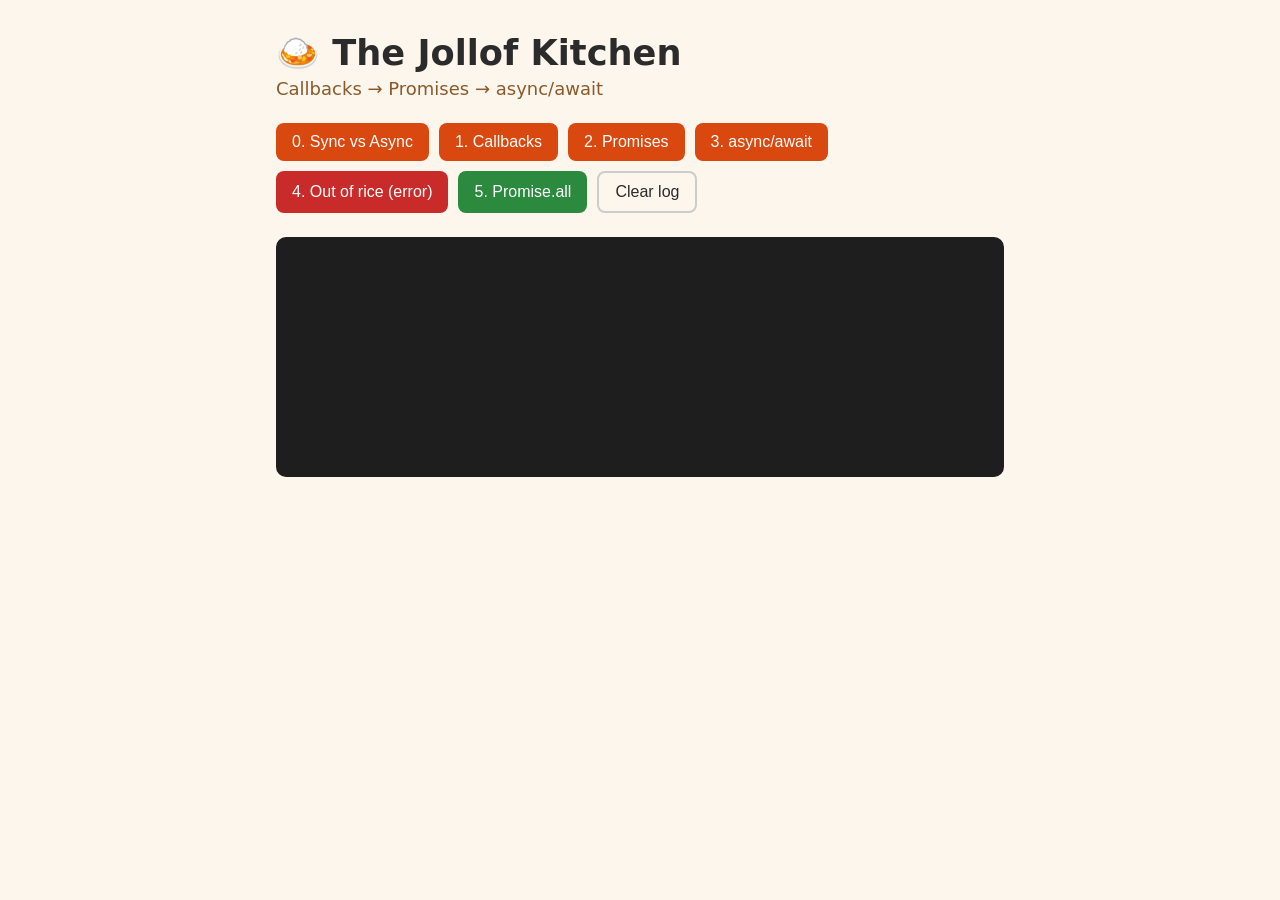
<file: Week09-Async-APIs/Day1-Callbacks-Promises-Async/1-demo/index.html>
<!DOCTYPE html>
<html lang="en">
<head>
  <meta charset="UTF-8" />
  <meta name="viewport" content="width=device-width, initial-scale=1.0" />
  <title>Day 1 Demo · The Jollof Kitchen</title>
  <link rel="stylesheet" href="styles.css" />
</head>
<body>
  <main class="container">
    <h1>🍛 The Jollof Kitchen</h1>
    <p class="subtitle">Callbacks → Promises → async/await</p>

    <div class="buttons">
      <button id="btn-sync">0. Sync vs Async</button>
      <button id="btn-callbacks">1. Callbacks</button>
      <button id="btn-promises">2. Promises</button>
      <button id="btn-async">3. async/await</button>
      <button id="btn-fail" class="danger">4. Out of rice (error)</button>
      <button id="btn-all" class="accent">5. Promise.all</button>
      <button id="btn-clear" class="ghost">Clear log</button>
    </div>

    <ul id="log" class="log"></ul>
  </main>

  <!-- Switch to demo-finished.js to show the completed version -->
  <script src="demo-start.js"></script>
</body>
</html>
</file>
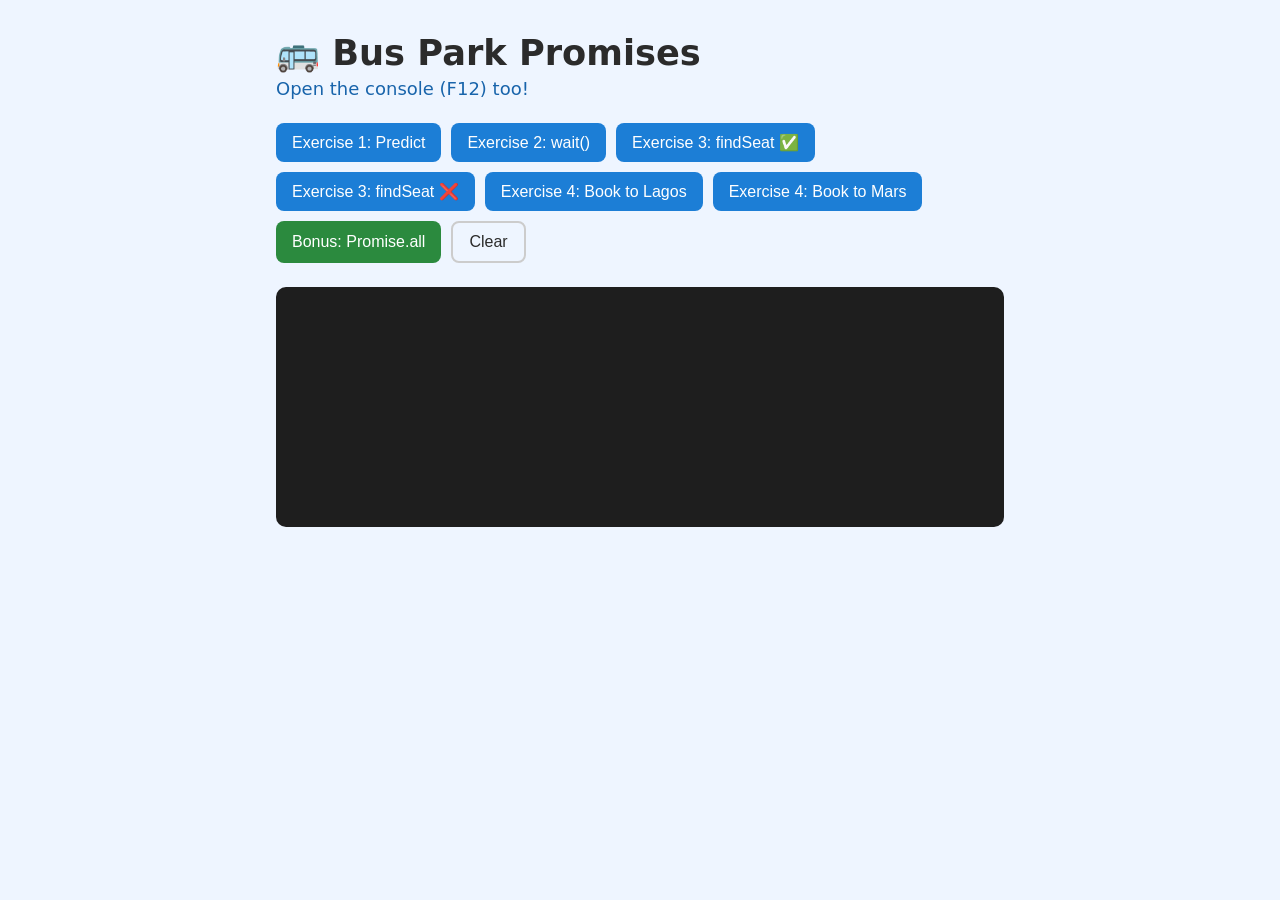
<file: Week09-Async-APIs/Day1-Callbacks-Promises-Async/2-activity/index.html>
<!DOCTYPE html>
<html lang="en">
<head>
  <meta charset="UTF-8" />
  <meta name="viewport" content="width=device-width, initial-scale=1.0" />
  <title>Day 1 Activity · Bus Park Promises</title>
  <link rel="stylesheet" href="styles.css" />
</head>
<body>
  <main class="container">
    <h1>🚌 Bus Park Promises</h1>
    <p class="subtitle">Open the console (F12) too!</p>

    <div class="buttons">
      <button id="ex1">Exercise 1: Predict</button>
      <button id="ex2">Exercise 2: wait()</button>
      <button id="ex3-ok">Exercise 3: findSeat ✅</button>
      <button id="ex3-bad">Exercise 3: findSeat ❌</button>
      <button id="ex4-ok">Exercise 4: Book to Lagos</button>
      <button id="ex4-bad">Exercise 4: Book to Mars</button>
      <button id="ex5" class="accent">Bonus: Promise.all</button>
      <button id="clear" class="ghost">Clear</button>
    </div>

    <ul id="output" class="log"></ul>
  </main>

  <script src="activity.js"></script>
</body>
</html>
</file>
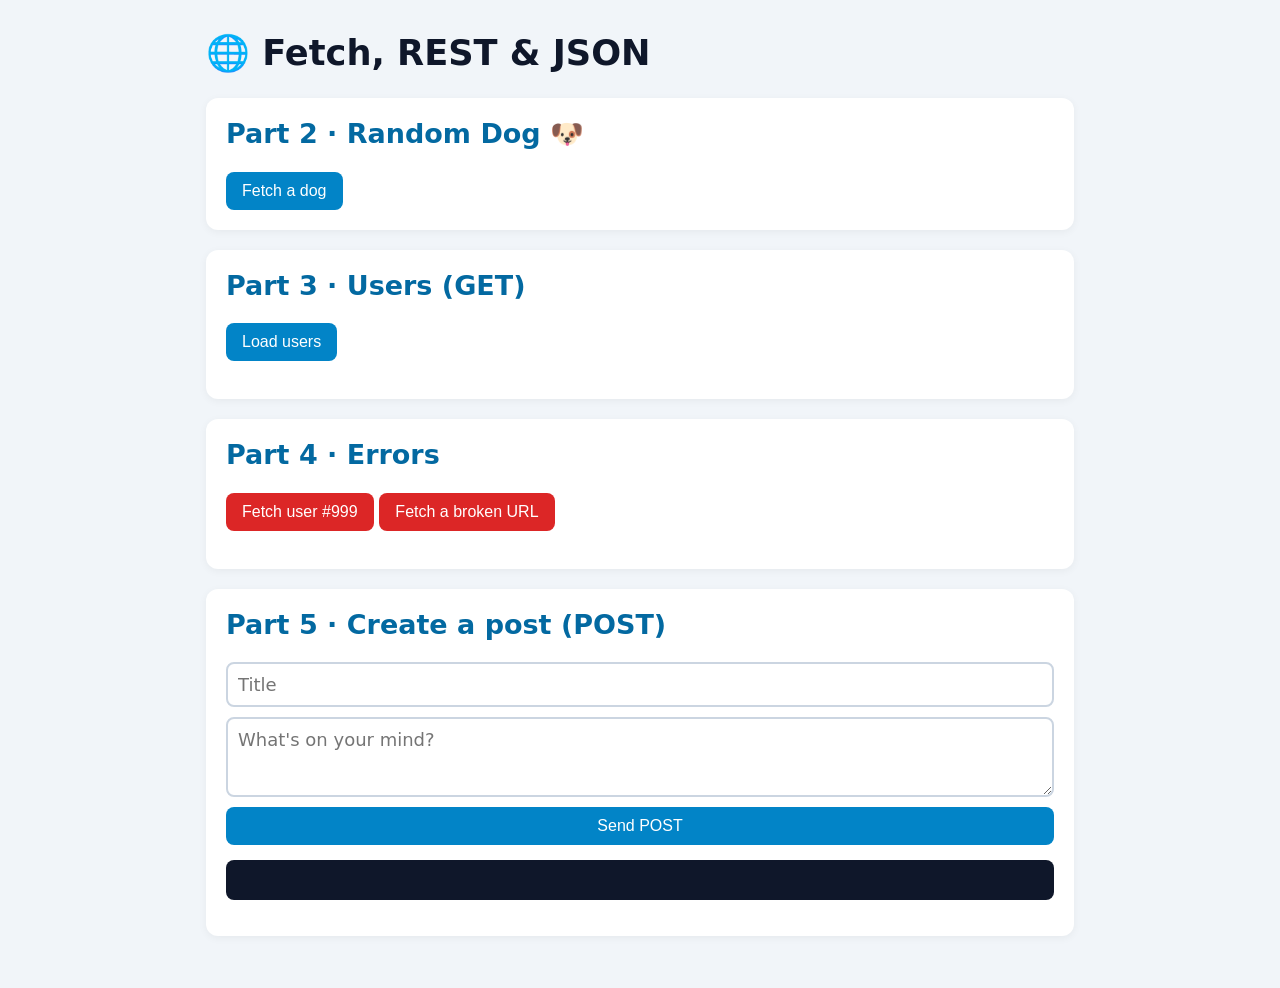
<file: Week09-Async-APIs/Day2-Fetch-REST-JSON/1-demo/index.html>
<!DOCTYPE html>
<html lang="en">
<head>
  <meta charset="UTF-8" />
  <meta name="viewport" content="width=device-width, initial-scale=1.0" />
  <title>Day 2 Demo · Fetch & REST</title>
  <link rel="stylesheet" href="styles.css" />
</head>
<body>
  <main class="container">
    <h1>🌐 Fetch, REST & JSON</h1>

    <!-- PART 2 -->
    <section class="panel">
      <h2>Part 2 · Random Dog 🐶</h2>
      <button id="dog-btn">Fetch a dog</button>
      <div id="dog-box" class="dog-box"></div>
    </section>

    <!-- PART 3 -->
    <section class="panel">
      <h2>Part 3 · Users (GET)</h2>
      <button id="users-btn">Load users</button>
      <p id="users-status" class="status"></p>
      <div id="users" class="user-grid"></div>
      <div id="posts"></div>
    </section>

    <!-- PART 4 -->
    <section class="panel">
      <h2>Part 4 · Errors</h2>
      <button id="bad-btn" class="danger">Fetch user #999</button>
      <button id="offline-btn" class="danger">Fetch a broken URL</button>
      <p id="error-status" class="status"></p>
    </section>

    <!-- PART 5 -->
    <section class="panel">
      <h2>Part 5 · Create a post (POST)</h2>
      <form id="post-form">
        <input id="post-title" placeholder="Title" required />
        <textarea id="post-body" placeholder="What's on your mind?" required></textarea>
        <button type="submit">Send POST</button>
      </form>
      <pre id="post-result" class="code"></pre>
    </section>
  </main>

  <!-- Switch to demo-finished.js to show the completed version -->
  <script src="demo-start.js"></script>
</body>
</html>
</file>
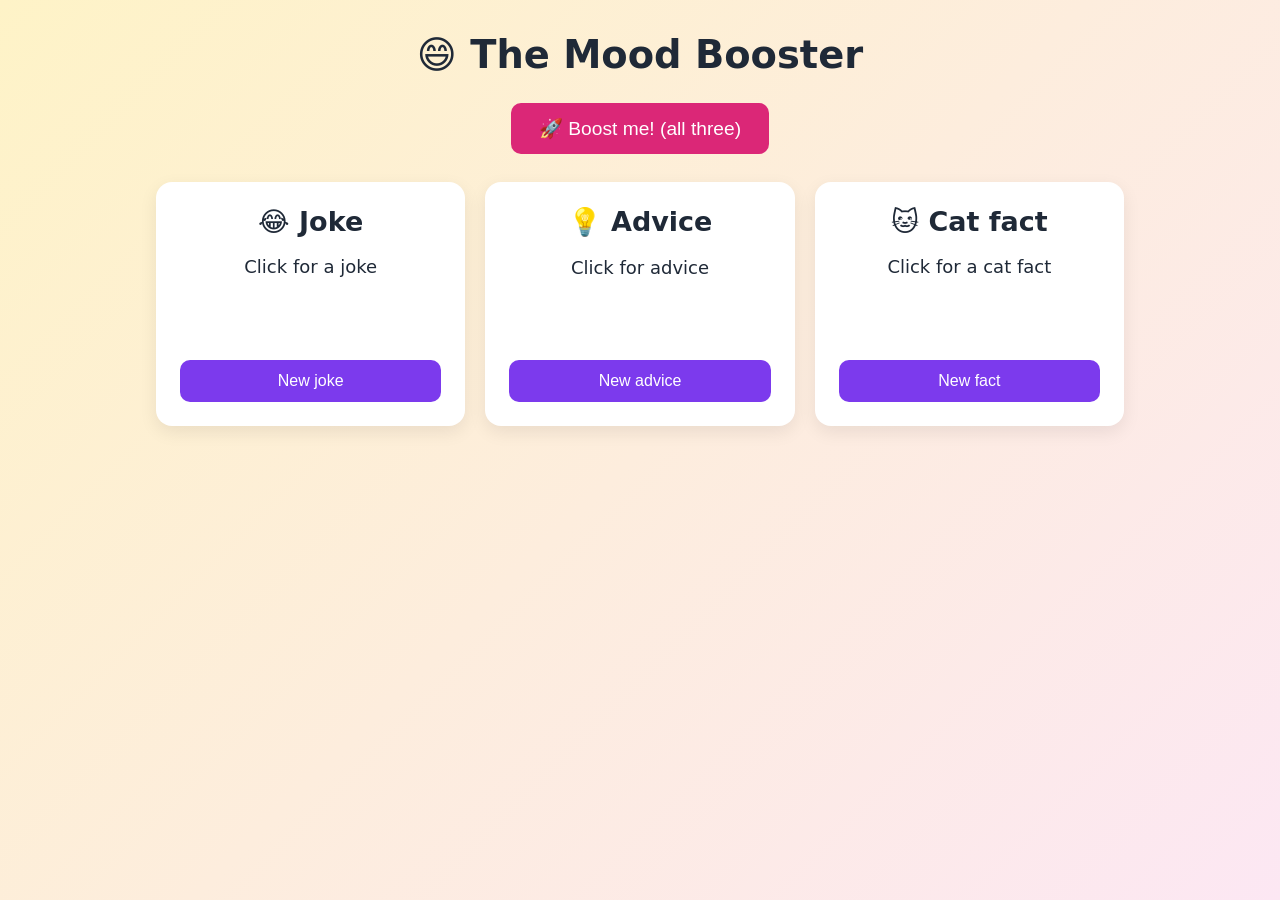
<file: Week09-Async-APIs/Day2-Fetch-REST-JSON/2-activity/index.html>
<!DOCTYPE html>
<html lang="en">
<head>
  <meta charset="UTF-8" />
  <meta name="viewport" content="width=device-width, initial-scale=1.0" />
  <title>Day 2 Activity · Mood Booster</title>
  <link rel="stylesheet" href="styles.css" />
</head>
<body>
  <main class="container">
    <h1>😄 The Mood Booster</h1>
    <button id="boost-btn" class="boost">🚀 Boost me! (all three)</button>

    <div class="cards">
      <section class="card">
        <h2>😂 Joke</h2>
        <div id="joke-text" class="text">Click for a joke</div>
        <button id="joke-btn">New joke</button>
      </section>

      <section class="card">
        <h2>💡 Advice</h2>
        <div id="advice-text" class="text">Click for advice</div>
        <button id="advice-btn">New advice</button>
      </section>

      <section class="card">
        <h2>🐱 Cat fact</h2>
        <div id="cat-text" class="text">Click for a cat fact</div>
        <button id="cat-btn">New fact</button>
      </section>
    </div>
  </main>

  <script src="activity.js"></script>
</body>
</html>
</file>
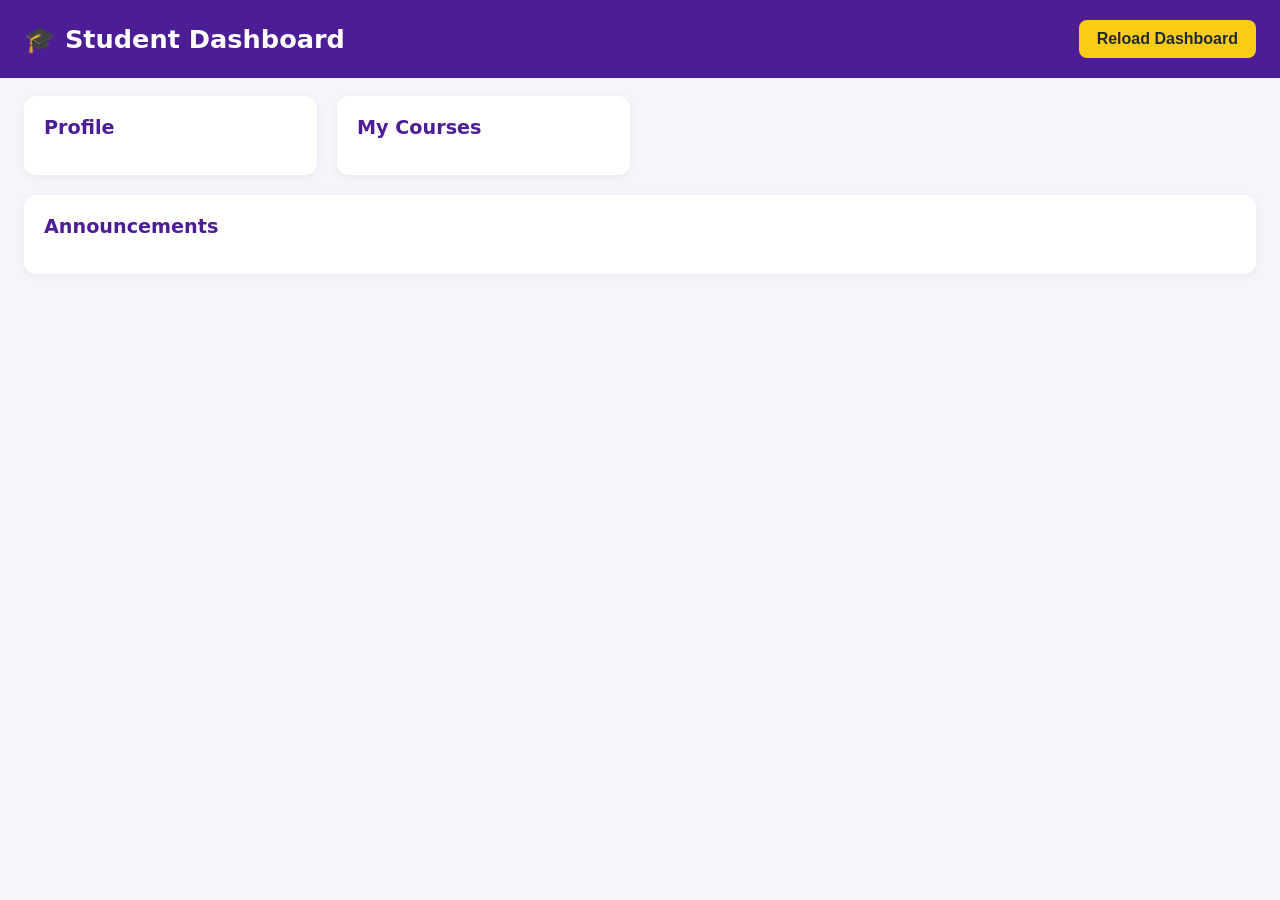
<file: Week09-Async-APIs/Day1-Callbacks-Promises-Async/3-assignment/starter/index.html>
<!DOCTYPE html>
<html lang="en">
<head>
  <meta charset="UTF-8" />
  <meta name="viewport" content="width=device-width, initial-scale=1.0" />
  <title>Student Dashboard</title>
  <link rel="stylesheet" href="styles.css" />
</head>
<body>
  <header class="topbar">
    <h1>🎓 Student Dashboard</h1>
    <button id="reload-btn">Reload Dashboard</button>
  </header>

  <p id="load-time" class="meta"></p>

  <main class="grid">
    <section class="card">
      <h2>Profile</h2>
      <div id="profile"></div>
    </section>

    <section class="card">
      <h2>My Courses</h2>
      <ul id="courses"></ul>
    </section>

    <section class="card wide">
      <h2>Announcements</h2>
      <ul id="announcements"></ul>
    </section>
  </main>

  <script src="app.js"></script>
</body>
</html>
</file>
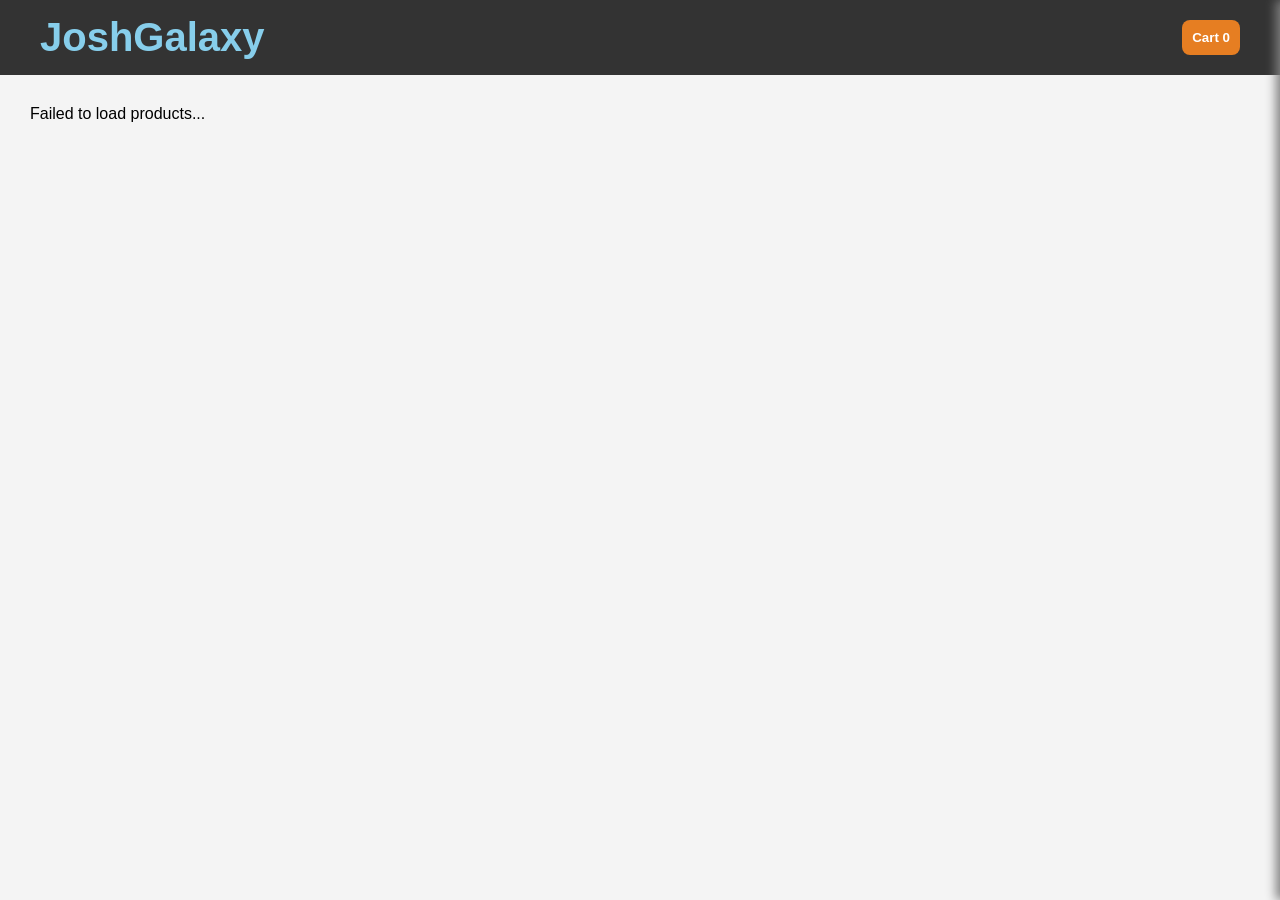
<file: Week09-Async-APIs/Day2-Fetch-REST-JSON/1-demo/Josh Galaxy Store/index.html>
<!DOCTYPE html>
<html lang="en">
<head>
    <meta charset="UTF-8">
    <meta name="viewport" content="width=device-width, initial-scale=1.0">
    <link rel="stylesheet" href="style.css">
    <title>Josh Glaxy Store</title>
</head>
<body>
    <header>
        <div class="logo-box">
            <a href="" class="logo">JoshGalaxy</a>
        </div>
        <button id="cart-btn">
            Cart
            <span id="cart-count">0</span>
        </button>
    </header>
    <main>
        <div class="product-container">
            <!--javascript will inject the product here-->
        </div>
    </main>
    <!--Cart Modal-->
    <div id="cart-modal" class="cart-modal hidden">
        <div class="modal-content">
            <span class="close-btn">&times;</span>
            <h2>Your Shopping Cart</h2>
            <div id="cart-items"></div>
            <button id="check-out">Checkout</button>
        </div>
    </div>
<script src="./scripts.js"></script>
</body>
</html>
</file>
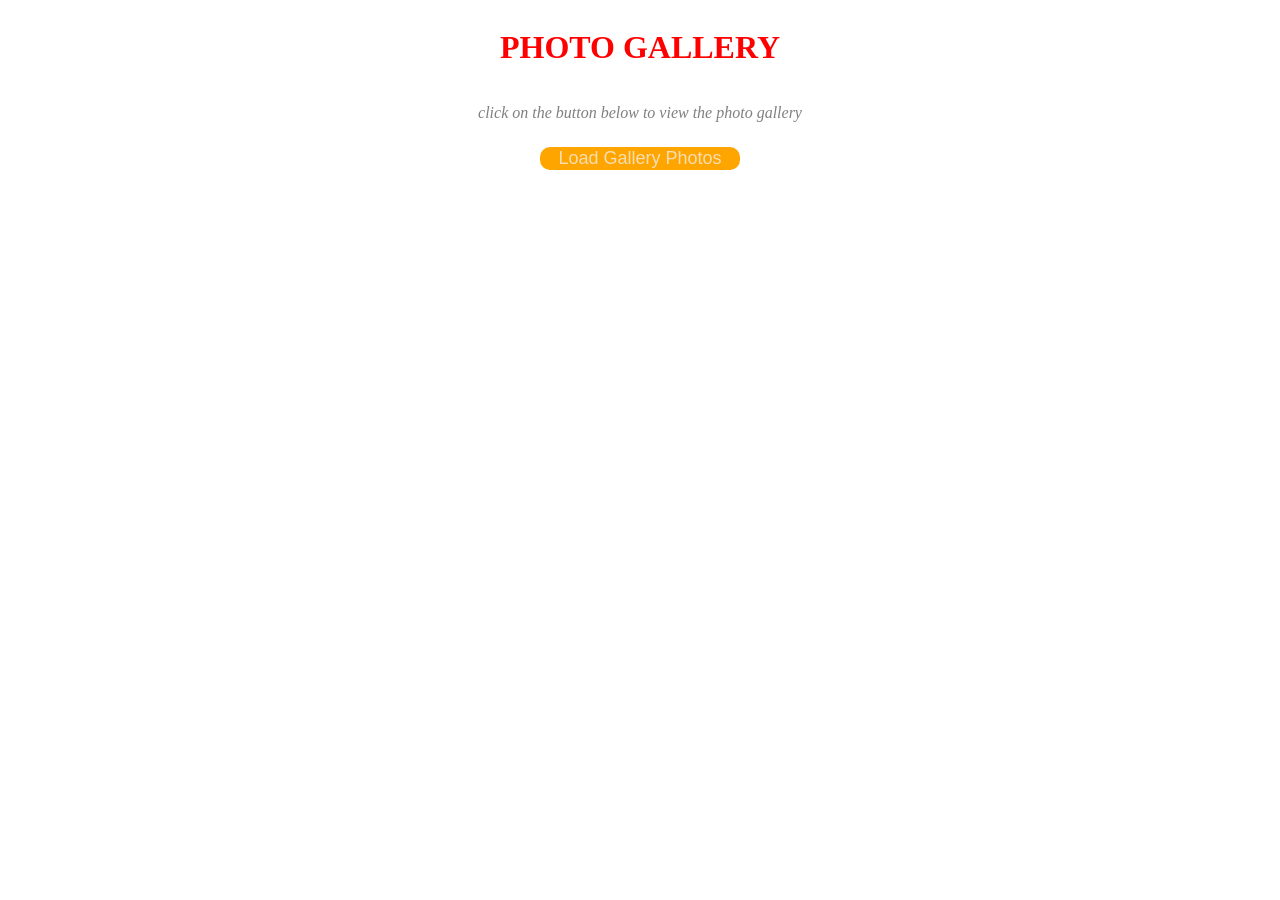
<file: Week09-Async-APIs/Day2-Fetch-REST-JSON/1-demo/photo-gallaery/index.html>
<!DOCTYPE html>
<html lang="en">

<head>
    <meta charset="UTF-8">
    <meta name="viewport" content="width=device-width, initial-scale=1.0">
    <link rel="stylesheet" href="style.css">
    <title>Photo Gallery</title>
</head>

<body>
    <main>
        <div class="stock">
            <h1 class="page-title">Photo Gallery</h1>
            <p>click on the button below to view the photo gallery</p>
            <button id="load-btn">Load Gallery Photos</button>
        </div>
        <section id="gallery-box">

        </section>
    </main>
    <script src="script.js"></script>
</body>

</html>
</file>
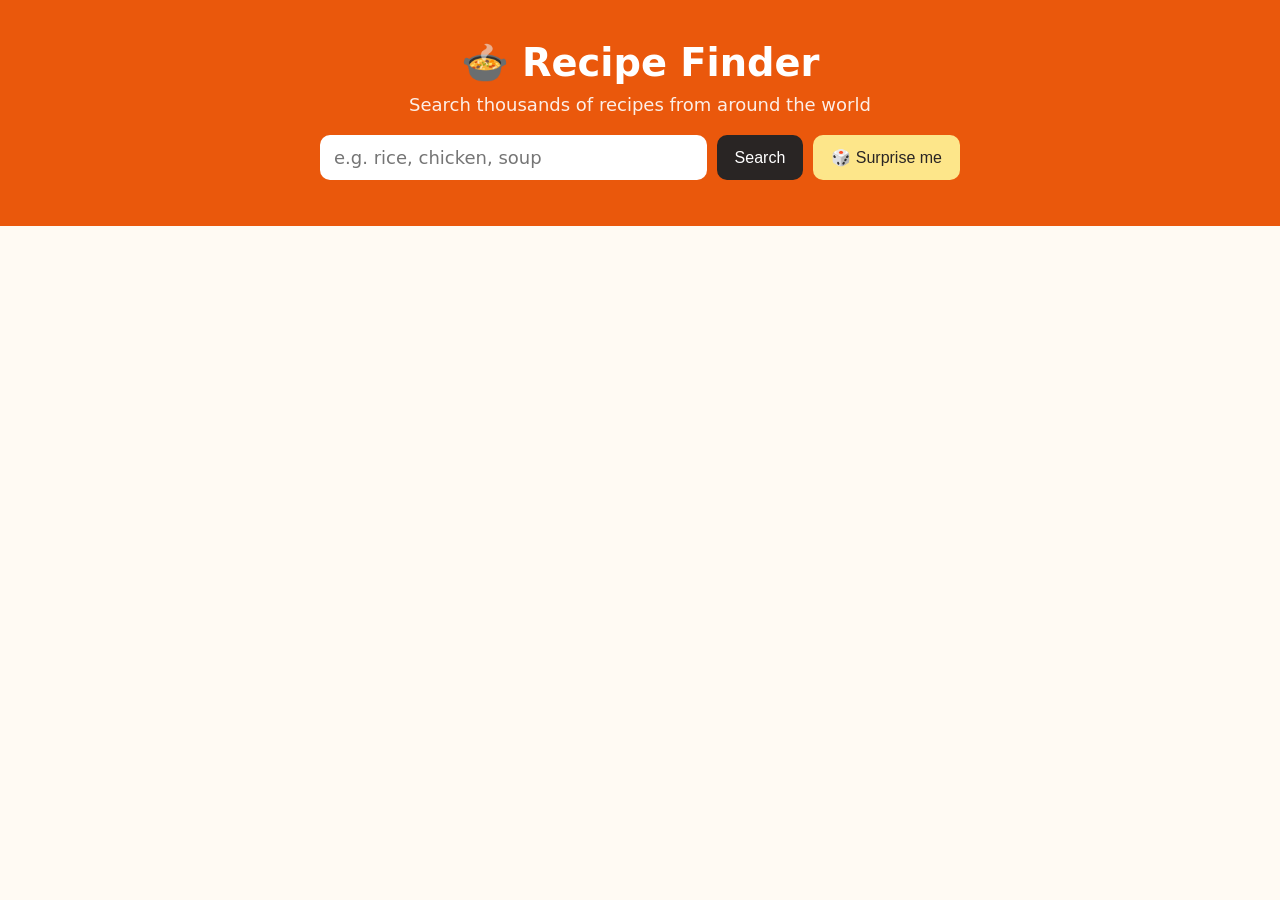
<file: Week09-Async-APIs/Day2-Fetch-REST-JSON/3-assignment/starter/index.html>
<!DOCTYPE html>
<html lang="en">
<head>
  <meta charset="UTF-8" />
  <meta name="viewport" content="width=device-width, initial-scale=1.0" />
  <title>Recipe Finder</title>
  <link rel="stylesheet" href="styles.css" />
</head>
<body>
  <header class="hero">
    <h1>🍲 Recipe Finder</h1>
    <p>Search thousands of recipes from around the world</p>

    <form id="search-form" class="search">
      <input id="search-input" type="text" placeholder="e.g. rice, chicken, soup" required />
      <button type="submit">Search</button>
      <button type="button" id="random-btn" class="secondary">🎲 Surprise me</button>
    </form>

    <!-- Stretch: category chips go here -->
    <div id="categories" class="chips"></div>
  </header>

  <main class="container">
    <p id="status" class="status"></p>
    <div id="results" class="grid"></div>

    <!-- Details view (hidden until a card is clicked) -->
    <section id="details" class="details hidden"></section>
  </main>

  <script src="app.js"></script>
</body>
</html>
</file>
<file: Week09-Async-APIs/Day1-Callbacks-Promises-Async/1-demo/styles.css>
* { box-sizing: border-box; }

body {
  margin: 0;
  font-family: system-ui, -apple-system, "Segoe UI", sans-serif;
  background: #fdf6ec;
  color: #2b2b2b;
  font-size: 18px;
}

.container { max-width: 760px; margin: 0 auto; padding: 32px 16px; }

h1 { margin: 0; font-size: 2.2rem; }
.subtitle { color: #8a5a2b; margin-top: 4px; }

.buttons { display: flex; flex-wrap: wrap; gap: 10px; margin: 24px 0; }

button {
  border: none;
  background: #d9480f;
  color: white;
  padding: 10px 16px;
  border-radius: 8px;
  font-size: 1rem;
  cursor: pointer;
}
button:hover { filter: brightness(1.1); }
button.danger { background: #c92a2a; }
button.accent { background: #2b8a3e; }
button.ghost { background: transparent; color: #2b2b2b; border: 2px solid #ccc; }

.log {
  list-style: none;
  padding: 16px;
  margin: 0;
  background: #1e1e1e;
  color: #e9ecef;
  border-radius: 10px;
  min-height: 240px;
  font-family: Consolas, "Courier New", monospace;
  font-size: 1rem;
}
.log li { padding: 4px 0; }
.log li.error { color: #ff8787; }
.log li.success { color: #8ce99a; }
.log li .time { color: #868e96; margin-right: 8px; }
</file>
<file: Week09-Async-APIs/Day1-Callbacks-Promises-Async/2-activity/styles.css>
* { box-sizing: border-box; }

body {
  margin: 0;
  font-family: system-ui, -apple-system, "Segoe UI", sans-serif;
  background: #eef5ff;
  color: #2b2b2b;
  font-size: 18px;
}

.container { max-width: 760px; margin: 0 auto; padding: 32px 16px; }

h1 { margin: 0; font-size: 2.2rem; }
.subtitle { color: #1864ab; margin-top: 4px; }

.buttons { display: flex; flex-wrap: wrap; gap: 10px; margin: 24px 0; }

button {
  border: none;
  background: #1c7ed6;
  color: white;
  padding: 10px 16px;
  border-radius: 8px;
  font-size: 1rem;
  cursor: pointer;
}
button:hover { filter: brightness(1.1); }
button.danger { background: #c92a2a; }
button.accent { background: #2b8a3e; }
button.ghost { background: transparent; color: #2b2b2b; border: 2px solid #ccc; }

.log {
  list-style: none;
  padding: 16px;
  margin: 0;
  background: #1e1e1e;
  color: #e9ecef;
  border-radius: 10px;
  min-height: 240px;
  font-family: Consolas, "Courier New", monospace;
  font-size: 1rem;
}
.log li { padding: 4px 0; }
.log li.error { color: #ff8787; }
.log li.success { color: #8ce99a; }
.log li .time { color: #868e96; margin-right: 8px; }
</file>
<file: Week09-Async-APIs/Day2-Fetch-REST-JSON/1-demo/styles.css>
* { box-sizing: border-box; }

body {
  margin: 0;
  font-family: system-ui, -apple-system, "Segoe UI", sans-serif;
  background: #f1f5f9;
  color: #0f172a;
  font-size: 18px;
}

.container { max-width: 900px; margin: 0 auto; padding: 32px 16px; }
h1 { font-size: 2.2rem; margin-top: 0; }

.panel {
  background: white;
  border-radius: 12px;
  padding: 20px;
  margin-bottom: 20px;
  box-shadow: 0 2px 8px rgba(0, 0, 0, 0.05);
}
.panel h2 { margin-top: 0; color: #0369a1; }

button {
  border: none;
  background: #0284c7;
  color: white;
  padding: 10px 16px;
  border-radius: 8px;
  font-size: 1rem;
  cursor: pointer;
}
button.danger { background: #dc2626; }
button:disabled { opacity: 0.6; cursor: wait; }

.status { color: #475569; font-style: italic; }
.status.error { color: #b91c1c; font-style: normal; font-weight: 600; }

.dog-box img {
  margin-top: 16px;
  max-width: 100%;
  max-height: 320px;
  border-radius: 10px;
}

.user-grid {
  display: grid;
  grid-template-columns: repeat(auto-fill, minmax(200px, 1fr));
  gap: 12px;
  margin-top: 12px;
}
.user-card {
  border: 2px solid #e2e8f0;
  border-radius: 10px;
  padding: 12px;
  cursor: pointer;
}
.user-card:hover { border-color: #0284c7; }
.user-card h3 { margin: 0 0 4px; font-size: 1.05rem; }
.user-card p { margin: 0; color: #64748b; font-size: 0.9rem; }

#posts h3 { margin-top: 24px; }
#posts article { border-left: 4px solid #0284c7; padding: 4px 12px; margin-bottom: 12px; }

form { display: grid; gap: 10px; }
input, textarea {
  font: inherit;
  padding: 10px;
  border: 2px solid #cbd5e1;
  border-radius: 8px;
}
textarea { min-height: 80px; }

.code {
  background: #0f172a;
  color: #a5f3fc;
  padding: 14px;
  border-radius: 8px;
  white-space: pre-wrap;
  font-size: 0.95rem;
  min-height: 40px;
}
</file>
<file: Week09-Async-APIs/Day2-Fetch-REST-JSON/2-activity/styles.css>
* { box-sizing: border-box; }

body {
  margin: 0;
  font-family: system-ui, -apple-system, "Segoe UI", sans-serif;
  background: linear-gradient(135deg, #fef3c7, #fce7f3);
  min-height: 100vh;
  color: #1f2937;
  font-size: 18px;
}

.container { max-width: 1000px; margin: 0 auto; padding: 32px 16px; text-align: center; }
h1 { font-size: 2.4rem; margin-top: 0; }

.cards {
  display: grid;
  grid-template-columns: repeat(auto-fit, minmax(260px, 1fr));
  gap: 20px;
  margin-top: 28px;
}

.card {
  background: white;
  border-radius: 16px;
  padding: 24px;
  display: flex;
  flex-direction: column;
  gap: 16px;
  box-shadow: 0 6px 18px rgba(0, 0, 0, 0.08);
}
.card h2 { margin: 0; }

.text { flex: 1; min-height: 90px; line-height: 1.5; }
.text .punchline { font-weight: 700; color: #db2777; margin-top: 8px; }
.loading { color: #9ca3af; font-style: italic; }
.error { color: #b91c1c; font-weight: 600; }

button {
  border: none;
  background: #7c3aed;
  color: white;
  padding: 12px 18px;
  border-radius: 10px;
  font-size: 1rem;
  cursor: pointer;
}
button:disabled { opacity: 0.5; cursor: wait; }
button.boost { background: #db2777; font-size: 1.2rem; padding: 14px 28px; }
</file>
<file: Week09-Async-APIs/Day1-Callbacks-Promises-Async/3-assignment/starter/styles.css>
* { box-sizing: border-box; }

body {
  margin: 0;
  font-family: system-ui, -apple-system, "Segoe UI", sans-serif;
  background: #f4f6fb;
  color: #1f2937;
  font-size: 18px;
}

.topbar {
  display: flex;
  justify-content: space-between;
  align-items: center;
  flex-wrap: wrap;
  gap: 12px;
  padding: 20px 24px;
  background: #4c1d95;
  color: white;
}
.topbar h1 { margin: 0; font-size: 1.6rem; }

button {
  border: none;
  background: #facc15;
  color: #1f2937;
  font-weight: 600;
  padding: 10px 18px;
  border-radius: 8px;
  font-size: 1rem;
  cursor: pointer;
}

.meta { padding: 0 24px; color: #6b7280; }

.grid {
  display: grid;
  grid-template-columns: repeat(auto-fit, minmax(280px, 1fr));
  gap: 20px;
  padding: 0 24px 24px;
}

.card {
  background: white;
  border-radius: 12px;
  padding: 20px;
  box-shadow: 0 2px 8px rgba(0, 0, 0, 0.06);
}
.card.wide { grid-column: 1 / -1; }
.card h2 { margin-top: 0; font-size: 1.2rem; color: #4c1d95; }

ul { padding-left: 20px; margin: 0; }
li { margin-bottom: 8px; }

.avatar { font-size: 3rem; }

/* Use these classes from your JavaScript! */
.loading { color: #6b7280; font-style: italic; }
.loading::before {
  content: "";
  display: inline-block;
  width: 14px;
  height: 14px;
  margin-right: 8px;
  border: 3px solid #d1d5db;
  border-top-color: #4c1d95;
  border-radius: 50%;
  animation: spin 0.8s linear infinite;
  vertical-align: middle;
}
@keyframes spin { to { transform: rotate(360deg); } }

.error {
  background: #fee2e2;
  color: #991b1b;
  padding: 10px 14px;
  border-radius: 8px;
  list-style: none;
}

.progress {
  height: 8px;
  background: #e5e7eb;
  border-radius: 4px;
  overflow: hidden;
  margin-top: 4px;
}
.progress span { display: block; height: 100%; background: #22c55e; }
</file>
<file: Week09-Async-APIs/Day2-Fetch-REST-JSON/1-demo/Josh Galaxy Store/style.css>
*{
    margin: 0;
    padding: 0;
    text-decoration: none;
    box-sizing: border-box;
}
body{
    font-family: Arial, sans-serif;
    background-color: #f4f4f4;
}
header{
    background-color: #333;
    color: white;
    padding: 15px 40px;
    display: flex;
    justify-content: space-between;
    align-items: center;
}
.logo{
    color: skyblue;
    font-size: 2.5rem;
    font-weight: 900;
}
button{
    background-color: #e67e22;
    color: white;
    border: none;
    padding: 10px;
    cursor: pointer;
    border-radius: 8px;
    font-weight: 600;
}
button:hover{
    background-color: #d35400;
}

.product-container{
    display: grid;
    grid-template-columns: repeat(auto-fit, minmax(250px, 1fr));
    gap: 20px;
    padding: 30px;
}
.product-card {
    background-color: white;
    padding: 20px;
    border-radius: 8px;
    box-shadow: 0 2px 5px gray;
    text-align: center;
    display: flex;
    flex-direction: column;
    justify-content: space-between;
}
.product-card img{
    max-width: 100%;
    height: 150px;
    object-fit: contain;
}
.product-card h3{
    font-size: 18px;
    margin: 12px 0;
}
.price{
    font-weight: 700;
    color: #d35400;
    font-size: 24px;
}

/* cart modal styling */
.cart-modal{
    position: fixed;
    top: 0;
    right: 0;
    width: 350px;
    height: 100%;
    background-color: #cec;
    box-shadow: -4px 0 10px gray;
    z-index: 1000;
    transition: transform 0.3s ease;
}
.cart-modal.hidden{
    transform: translateX(100%);
}
.modal-content{
    padding: 20px;
    position: relative;
}
.close-btn{
    position: absolute;
    top: 10px;
    right: 20px;
    font-size: 35px;
    cursor: pointer;
}
#cart-items{
    display: flex;
    justify-content: space-between;
    margin: 15px 0;
    border-bottom: 1px solid gray;
    padding-bottom: 7px;
}
</file>
<file: Week09-Async-APIs/Day2-Fetch-REST-JSON/1-demo/photo-gallaery/style.css>
#gallery-box {
    display: flex;
    flex-wrap: wrap;
    gap: 30px;
    justify-content: space-evenly;
}
.stock{
    display: flex;
    flex-direction: column;
    flex-wrap: wrap;
}
.card {
    /* border: 1px solid #ccc; */
    margin-bottom: 10px;
    width: 400px;
    box-shadow: 2px 3px 3px gray;
}
.card-title {
    color: gray;
    text-align: left;
    margin-bottom: 10px;
    font-size: 20px;
    text-transform: capitalize;
}
#load-btn{
    width: 200px;
    height: auto;
    margin: 10px auto;
    border-radius: 10px;
    background-color: orange;
    color: wheat;
    font-size: 18px;
    border:none;
    cursor: pointer;
}
.page-title{
    text-align: center;
    color: red;
    text-transform: uppercase;
    /* padding: 30px 0; */
}
p {
    text-align: center;
    font-style: italic;
    color: gray;
    margin-bottom: 15px;
}
.card-img {
    width: 100%;
}
</file>
<file: Week09-Async-APIs/Day2-Fetch-REST-JSON/3-assignment/starter/styles.css>
* { box-sizing: border-box; }

body {
  margin: 0;
  font-family: system-ui, -apple-system, "Segoe UI", sans-serif;
  background: #fffaf3;
  color: #292524;
  font-size: 18px;
}

.hero {
  background: #ea580c;
  color: white;
  text-align: center;
  padding: 40px 16px 28px;
}
.hero h1 { margin: 0; font-size: 2.4rem; }
.hero p { margin: 8px 0 20px; opacity: 0.9; }

.search {
  display: flex;
  flex-wrap: wrap;
  justify-content: center;
  gap: 10px;
  max-width: 640px;
  margin: 0 auto;
}
.search input {
  flex: 1 1 240px;
  font: inherit;
  padding: 12px 14px;
  border: none;
  border-radius: 10px;
}

button {
  border: none;
  background: #292524;
  color: white;
  padding: 12px 18px;
  border-radius: 10px;
  font-size: 1rem;
  cursor: pointer;
}
button.secondary { background: #fde68a; color: #292524; }

.chips { display: flex; flex-wrap: wrap; justify-content: center; gap: 8px; margin-top: 18px; }
.chip {
  background: rgba(255, 255, 255, 0.2);
  color: white;
  padding: 6px 14px;
  border-radius: 999px;
  font-size: 0.9rem;
}
.chip:hover { background: rgba(255, 255, 255, 0.35); }

.container { max-width: 1100px; margin: 0 auto; padding: 24px 16px; }

.status { text-align: center; color: #78716c; }
.status.error { color: #b91c1c; font-weight: 600; }

.grid {
  display: grid;
  grid-template-columns: repeat(auto-fill, minmax(220px, 1fr));
  gap: 20px;
}

.card {
  background: white;
  border-radius: 14px;
  overflow: hidden;
  cursor: pointer;
  box-shadow: 0 4px 12px rgba(0, 0, 0, 0.06);
  transition: transform 0.15s;
}
.card:hover { transform: translateY(-4px); }
.card img { width: 100%; aspect-ratio: 1; object-fit: cover; display: block; }
.card .info { padding: 12px 14px; }
.card h3 { margin: 0 0 6px; font-size: 1.05rem; }
.tag {
  display: inline-block;
  background: #ffedd5;
  color: #9a3412;
  font-size: 0.8rem;
  padding: 2px 8px;
  border-radius: 6px;
  margin-right: 4px;
}

.details {
  background: white;
  border-radius: 16px;
  padding: 24px;
  margin-top: 24px;
  box-shadow: 0 4px 16px rgba(0, 0, 0, 0.08);
}
.details img { width: 100%; max-width: 380px; border-radius: 12px; }
.details .layout { display: flex; flex-wrap: wrap; gap: 24px; }
.details .layout > div { flex: 1 1 300px; }
.details p { line-height: 1.7; white-space: pre-line; }
.hidden { display: none; }
</file>
